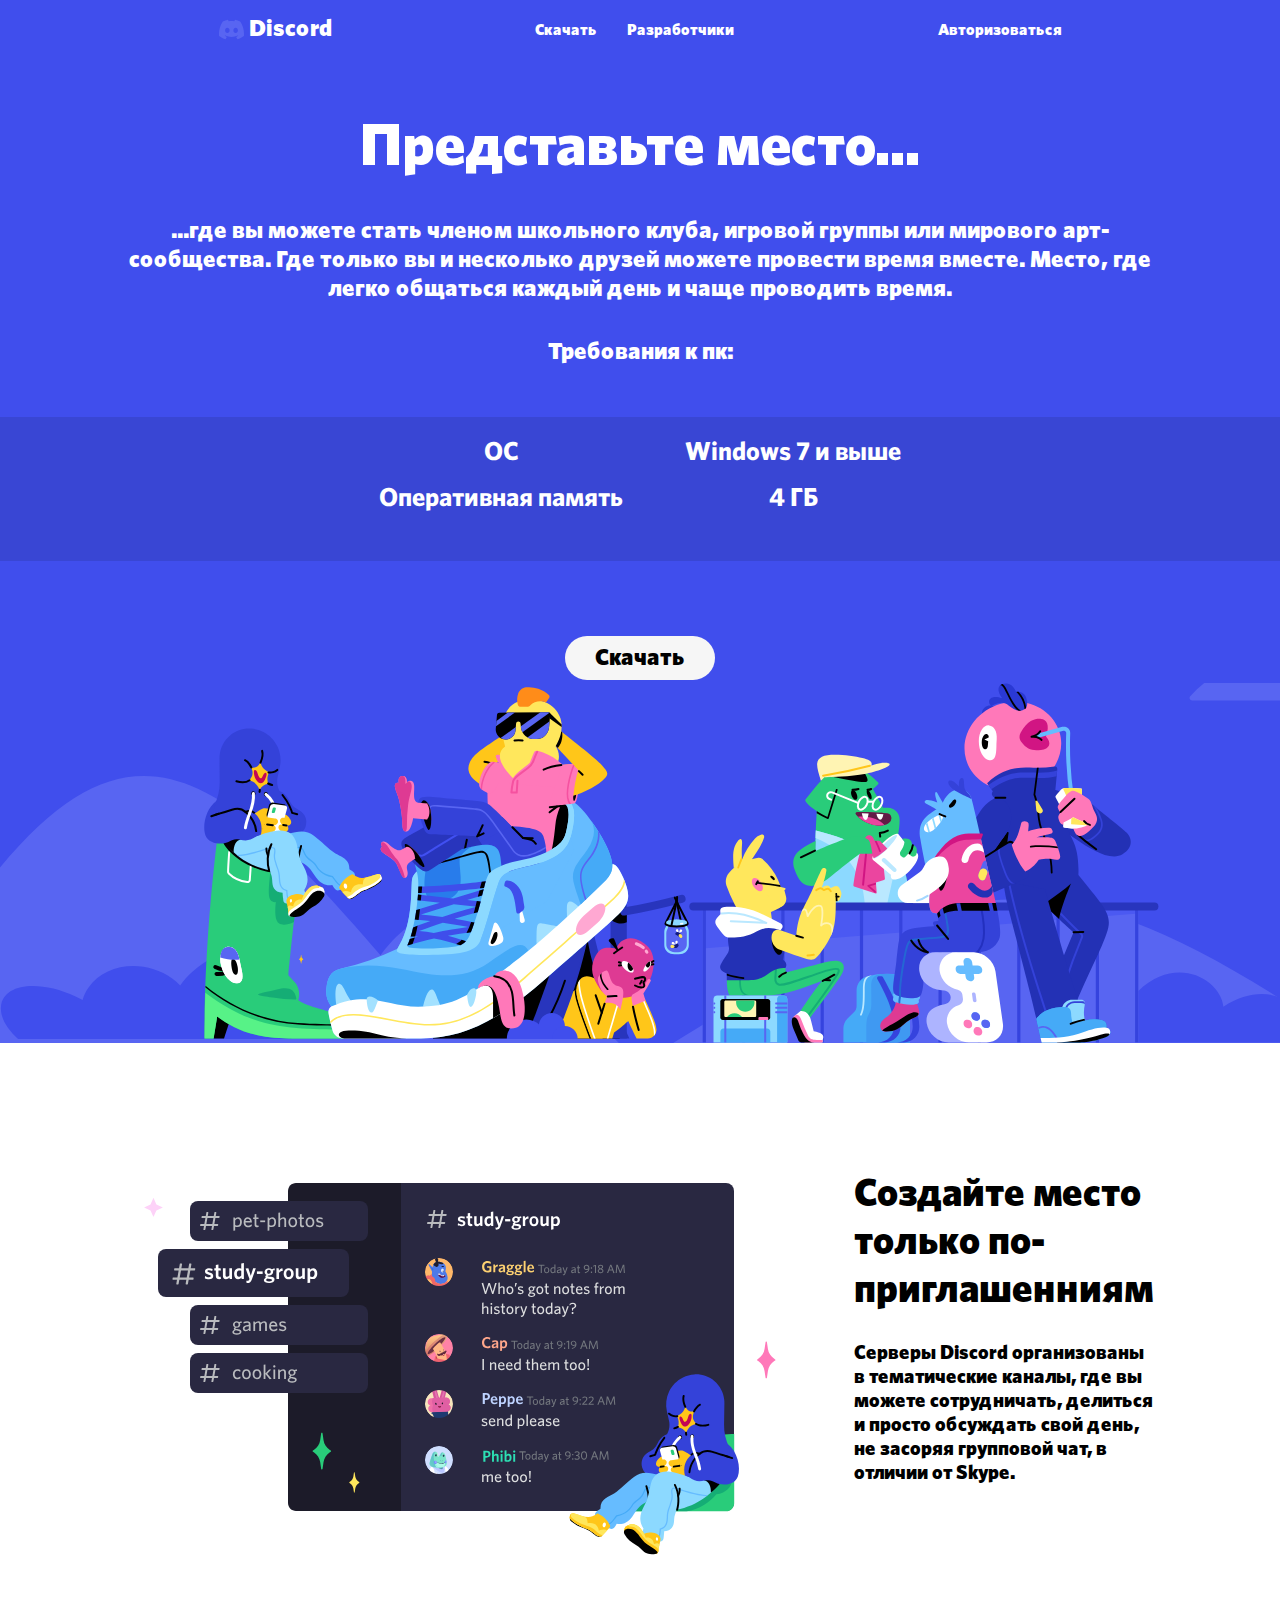
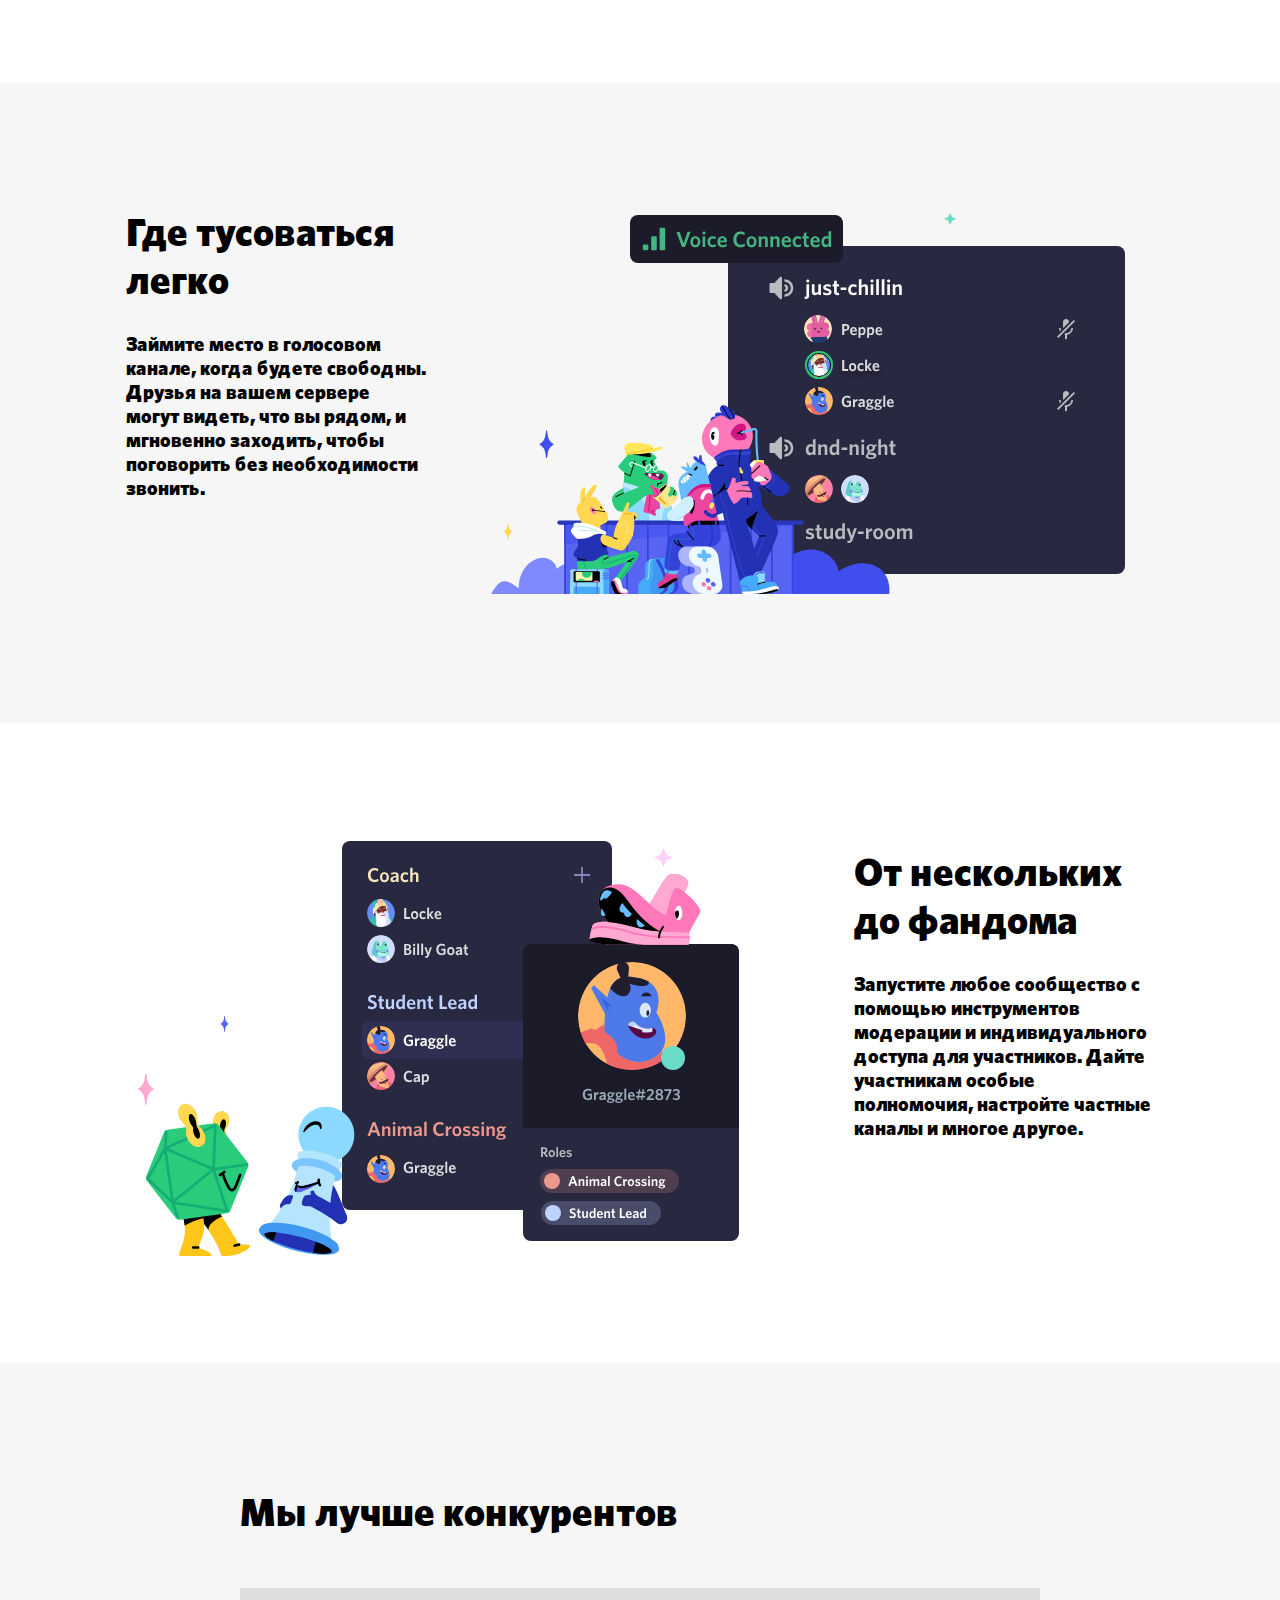
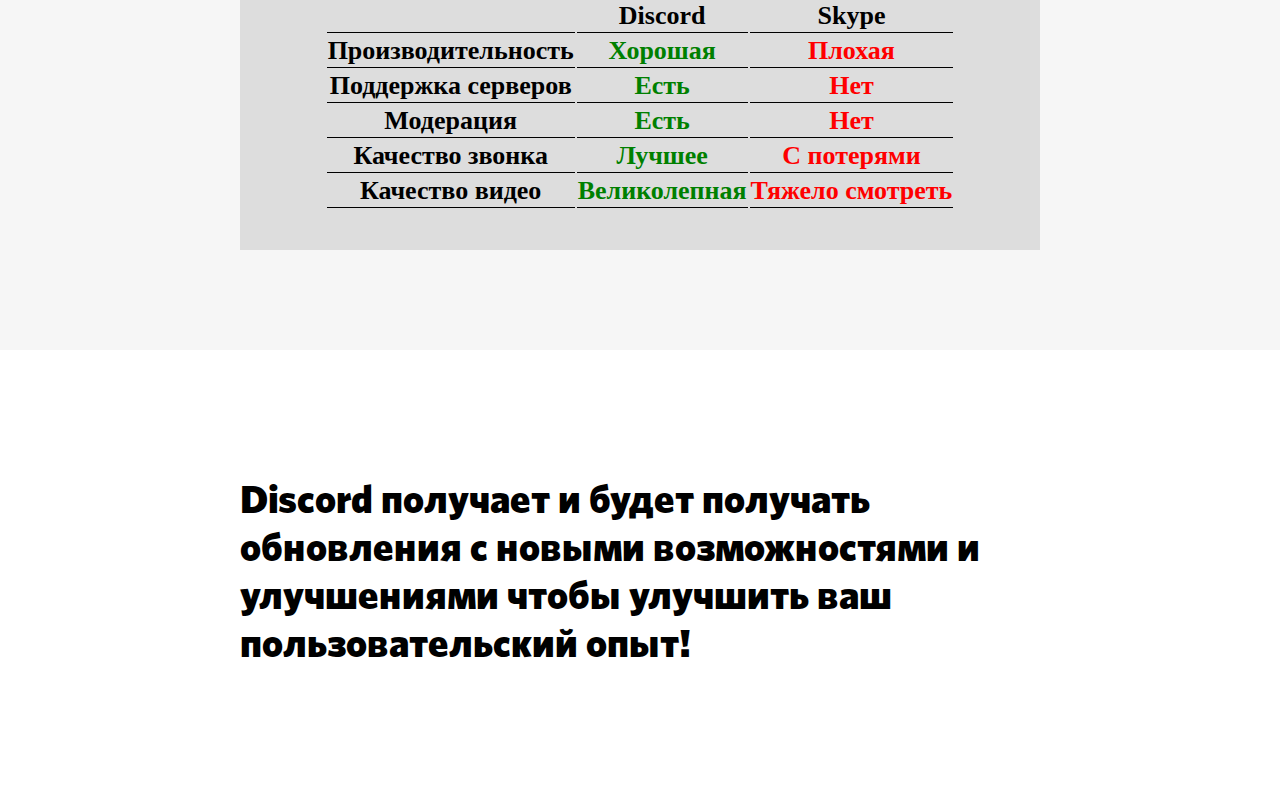
<file: index.html>
<!DOCTYPE html>
<html lang="en">
<head>
    <meta charset="UTF-8">
    <meta http-equiv="X-UA-Compatible" content="IE=edge">
    <meta name="viewport" content="width=device-width, initial-scale=1.0">
    <link rel="stylesheet" href="css/font/stylesheet.css">
    <link rel="stylesheet" href="css/style.css">
    <link rel="shortcut icon" href="img/icon.svg" type="image/x-icon">
    <script src="js/script.js" defer></script>
    <title>Discord</title>
</head>
<body>
    <div class="login">
        <div class="login-menu">
            <h1>Авторизация</h1>
            <p>Почта</p>
            <input type="email" id="">
            <p>Пароль</p>
            <input type="password" id="">
            <input type="button" value="Вход">
        </div>
    </div>
    <header>
        <div class="logo">
            <h1>
                <img src="img/icon.svg" alt="">
                <a href="index.html">Discord</a>
            </h1>
        </div>
        <div class="navigation">
            <a href="#">Скачать</a>
            <a href="devs.html">Разработчики</a>
        </div>
        <div class="account">
            <a class="loginButton">Авторизоваться</a>
        </div>
    </header>
    <div class="hero">
        <h1>Представьте место...</h1>
        <p>...где вы можете стать членом школьного клуба, игровой группы или мирового арт-сообщества. Где только вы и несколько друзей можете провести время вместе. Место, где легко общаться каждый день и чаще проводить время.</p>
        <p>Требования к пк:</p>
        <table>
            <tr>
                <th>ОС</th>
                <th>Windows 7 и выше</th>
            </tr>
            <tr>
                <th>Оперативная память</th>
                <th>4 ГБ</td>
            </tr>
        </table>
        <h1 class="download"><a href="#">Скачать</a></h1>
        <div class="svg">
            <img src="img/2.svg">
            <img src="img/3.svg">
        </div>
    </div>
    <div class="main">
        <div class="post">
            <img src="img/post1.svg">
            <div class="desc">
                <h1>Создайте место только по-приглашенниям</h1>
                <p>Серверы Discord организованы в тематические каналы, где вы можете сотрудничать, делиться и просто обсуждать свой день, не засоряя групповой чат, в отличии от Skype.</p>
            </div>
        </div>
        <div class="post">
            <img src="img/post2.svg">
            <div class="desc">
                <h1>Где тусоваться легко</h1>
                <p>Займите место в голосовом канале, когда будете свободны. Друзья на вашем сервере могут видеть, что вы рядом, и мгновенно заходить, чтобы поговорить без необходимости звонить.</p>
            </div>
        </div>
        <div class="post">
            <img src="img/post3.svg">
            <div class="desc">
                <h1>От нескольких до фандома</h1>
                <p>Запустите любое сообщество с помощью инструментов модерации и индивидуального доступа для участников. Дайте участникам особые полномочия, настройте частные каналы и многое другое.</p>
            </div>
        </div>
        <div class="post extended">
            <div class="desc">
                <h1>Мы лучше конкурентов</h1>
                <table>
                    <tr>
                        <th></th>
                        <th>Discord</th>
                        <th>Skype</th>
                    </tr>
                    <tr>
                        <th>Производительность</th>
                        <th class="green">Хорошая</th>
                        <th class="red">Плохая</th>
                    </tr>
                    <tr>
                        <th>Поддержка серверов</th>
                        <th class="green">Есть</th>
                        <th class="red">Нет</th>
                    </tr>
                    <tr>
                        <th>Модерация</th>
                        <th class="green">Есть</th>
                        <th class="red">Нет</th>
                    </tr>
                    <tr>
                        <th>Качество звонка</th>
                        <th class="green">Лучшее</th>
                        <th class="red">С потерями</th>
                    </tr>
                    <tr>
                        <th>Качество видео</th>
                        <th class="green">Великолепная</th>
                        <th class="red">Тяжело смотреть</th>
                    </tr>
                </table>
            </div>
        </div>
        <div class="post extended">
            <div class="desc">
                <h1>Discord получает и будет получать обновления с новыми возможностями и улучшениями чтобы улучшить ваш пользовательский опыт!</h1>
            </div>
        </div>
    </div>
</body>
</html>
</file>
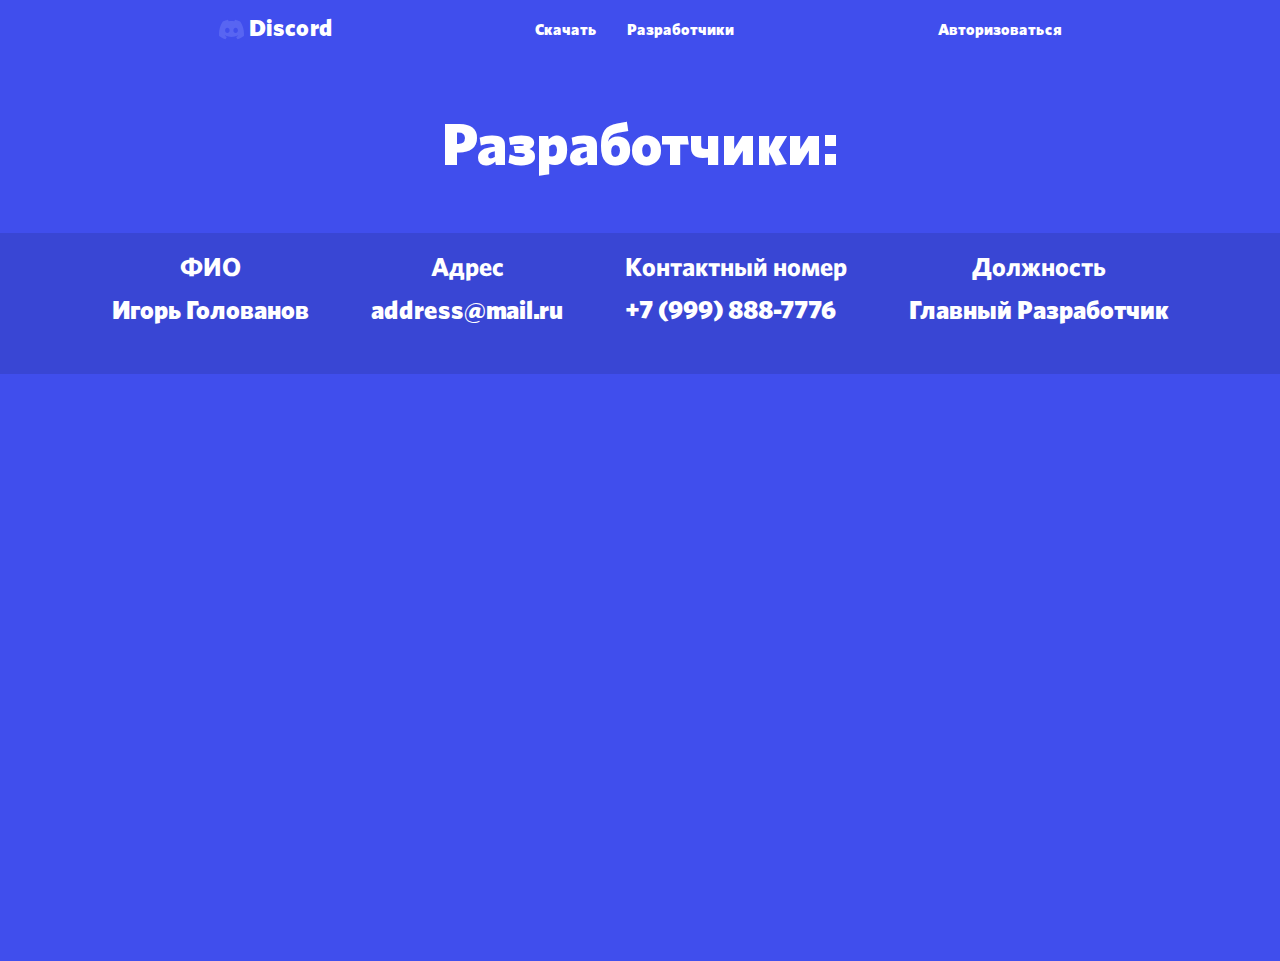
<file: devs.html>
<!DOCTYPE html>
<html lang="en">
<head>
    <meta charset="UTF-8">
    <meta http-equiv="X-UA-Compatible" content="IE=edge">
    <meta name="viewport" content="width=device-width, initial-scale=1.0">
    <link rel="stylesheet" href="css/font/stylesheet.css">
    <link rel="stylesheet" href="css/style.css">
    <link rel="shortcut icon" href="img/icon.svg" type="image/x-icon">
    <script src="js/script.js" defer></script>
    <title>Discord</title>
</head>
<body class="full">
    <div class="login">
        <div class="login-menu">
            <h1>Авторизация</h1>
            <p>Почта</p>
            <input type="email" id="">
            <p>Пароль</p>
            <input type="password" id="">
            <input type="button" value="Вход">
        </div>
    </div>
    <header>
        <div class="logo">
            <h1>
                <img src="img/icon.svg" alt="">
                <a href="index.html">Discord</a>
            </h1>
        </div>
        <div class="navigation">
            <a href="#">Скачать</a>
            <a href="devs.html">Разработчики</a>
        </div>
        <div class="account">
            <a class="loginButton">Авторизоваться</a>
        </div>
    </header>
    <div class="hero full">
        <h1>Разработчики:</h1>
        <table>
            <tr>
                <th>ФИО</th>
                <th>Адрес</th>
                <th>Контактный номер</th>
                <th>Должность</th>
            </tr>
            <tr>
                <td>Игорь Голованов</td>
                <td><a href="mailto:address@mail.ru">address@mail.ru</a></td>
                <td><a href="tel:79998887776">+7 (999) 888-7776</a></td>
                <td>Главный Разработчик</td>
            </tr>
        </table>
    </div>
</body>
</html>
</file>
<file: css/font/stylesheet.css>
@font-face {
    font-family: 'Whitney';
    src: url('Whitney-Semibold.eot');
    src: local('Whitney Semibold Regular'), local('Whitney-Semibold'),
        url('Whitney-Semibold.eot?#iefix') format('embedded-opentype'),
        url('Whitney-Semibold.woff') format('woff'),
        url('Whitney-Semibold.ttf') format('truetype');
    font-weight: 600;
    font-style: normal;
}

@font-face {
    font-family: 'Whitney';
    src: url('Whitney-MediumItalic.eot');
    src: local('Whitney-MediumItalic'),
        url('Whitney-MediumItalic.eot?#iefix') format('embedded-opentype'),
        url('Whitney-MediumItalic.woff') format('woff'),
        url('Whitney-MediumItalic.ttf') format('truetype');
    font-weight: 500;
    font-style: italic;
}

@font-face {
    font-family: 'Whitney';
    src: url('Whitney-Medium.eot');
    src: local('Whitney Medium Regular'), local('Whitney-Medium'),
        url('Whitney-Medium.eot?#iefix') format('embedded-opentype'),
        url('Whitney-Medium.woff') format('woff'),
        url('Whitney-Medium.ttf') format('truetype');
    font-weight: 500;
    font-style: normal;
}

@font-face {
    font-family: 'Whitney Book';
    src: url('Whitney-Book.eot');
    src: local('Whitney Book Regular'), local('Whitney-Book'),
        url('Whitney-Book.eot?#iefix') format('embedded-opentype'),
        url('Whitney-Book.woff') format('woff'),
        url('Whitney-Book.ttf') format('truetype');
    font-weight: normal;
    font-style: normal;
}

@font-face {
    font-family: 'Whitney';
    src: url('Whitney-BlackItalic.eot');
    src: local('Whitney-BlackItalic'),
        url('Whitney-BlackItalic.eot?#iefix') format('embedded-opentype'),
        url('Whitney-BlackItalic.woff') format('woff'),
        url('Whitney-BlackItalic.ttf') format('truetype');
    font-weight: 500;
    font-style: italic;
}

@font-face {
    font-family: 'Whitney Book';
    src: url('Whitney-BookItalic.eot');
    src: local('Whitney-BookItalic'),
        url('Whitney-BookItalic.eot?#iefix') format('embedded-opentype'),
        url('Whitney-BookItalic.woff') format('woff'),
        url('Whitney-BookItalic.ttf') format('truetype');
    font-weight: normal;
    font-style: italic;
}

@font-face {
    font-family: 'Whitney';
    src: url('Whitney-BoldItalic.eot');
    src: local('Whitney-BoldItalic'),
        url('Whitney-BoldItalic.eot?#iefix') format('embedded-opentype'),
        url('Whitney-BoldItalic.woff') format('woff'),
        url('Whitney-BoldItalic.ttf') format('truetype');
    font-weight: bold;
    font-style: italic;
}

@font-face {
    font-family: 'Whitney';
    src: url('Whitney-Light.eot');
    src: local('Whitney Light Regular'), local('Whitney-Light'),
        url('Whitney-Light.eot?#iefix') format('embedded-opentype'),
        url('Whitney-Light.woff') format('woff'),
        url('Whitney-Light.ttf') format('truetype');
    font-weight: 300;
    font-style: normal;
}

@font-face {
    font-family: 'Whitney';
    src: url('Whitney-Bold.eot');
    src: local('Whitney Bold Regular'), local('Whitney-Bold'),
        url('Whitney-Bold.eot?#iefix') format('embedded-opentype'),
        url('Whitney-Bold.woff') format('woff'),
        url('Whitney-Bold.ttf') format('truetype');
    font-weight: bold;
    font-style: normal;
}

@font-face {
    font-family: 'Whitney';
    src: url('Whitney-Black.eot');
    src: local('Whitney-Black'),
        url('Whitney-Black.eot?#iefix') format('embedded-opentype'),
        url('Whitney-Black.woff') format('woff'),
        url('Whitney-Black.ttf') format('truetype');
    font-weight: 500;
    font-style: normal;
}

@font-face {
    font-family: 'Whitney';
    src: url('Whitney-SemiboldItalic.eot');
    src: local('Whitney-SemiboldItalic'),
        url('Whitney-SemiboldItalic.eot?#iefix') format('embedded-opentype'),
        url('Whitney-SemiboldItalic.woff') format('woff'),
        url('Whitney-SemiboldItalic.ttf') format('truetype');
    font-weight: 600;
    font-style: italic;
}

@font-face {
    font-family: 'Whitney';
    src: url('Whitney-LightItalic.eot');
    src: local('Whitney-LightItalic'),
        url('Whitney-LightItalic.eot?#iefix') format('embedded-opentype'),
        url('Whitney-LightItalic.woff') format('woff'),
        url('Whitney-LightItalic.ttf') format('truetype');
    font-weight: 300;
    font-style: italic;
}
</file>
<file: css/style.css>
body {
    height: 100vh;
    width: 100%;
    margin: 0;
    padding: 0;
}

body.full {
    overflow: hidden;
}

header div *,
header .logo h1,
.hero h1,
.hero p,
.hero table,
.main .post .desc h1,
.main .post .desc p,
footer h1
{
    font-family: 'Whitney';
    font-weight: 500;
    font-style: normal;
}

a, p, h1 {
    color: white;
    text-decoration: none;
}

header {
    background-color: #404eed;
    width: 100%;
    display: flex;
    justify-content: space-evenly;
    box-sizing: border-box;
    align-items: center;
    padding: 15px;
}

header div * {
    font-size: 1em;
    border-bottom: 1px solid transparent;
    transition: border-color 0.3s;
}

header div *:hover {
    border-color: white;
}

header .logo h1 {
    margin: 0;
    font-size: 1.5em;
    display: flex;
    gap: 5px;
}

header .logo h1 img {
    width: 25px;
}

header .navigation {
    display: flex;
    gap: 30px;
}

header .account .loginButton {
    cursor: pointer;
}

.download a {
    color: black;
    font-size: 24px;
    border-radius: 25px;
    background-color: #f6f6f6;
    padding: 10px 30px 10px 30px!important;
}

.hero {
    background-color: #404eed;
    color: white;
    text-decoration: none;
    overflow: hidden;
}

.hero.full {
    height: 100%;
}

.hero h1 {
    padding-top: 50px;
    margin: 0;
    text-align: center;
    font-size: 60px;
}

.hero p {
    text-align: center;
    font-size: 24px;
    padding: 10px 100px 00px 100px;
}

.hero table,
.post table
{
    display: flex;
    justify-content: center;
    font-size: 26px;
    background-color: rgba(0, 0, 0, 0.1);
    margin-top: 50px;
    padding: 10px 10px 40px 10px;
}

.hero table th,
.hero table td {
    padding: 5px 30px;
}

.hero .svg {
    background-image: url('../img/1.svg');
    background-position: bottom;
    background-repeat: no-repeat;
    display: flex;
    justify-content: space-between;
}

.hero .svg img {
    width: auto;
    height: auto;
}

.main .post {
    padding: 100px 50px 100px 50px;
    display: flex;
    justify-content: center;
    gap: 50px;
    overflow: hidden;
}

.main .post * {
    color: black;
}

.main .post:nth-child(odd) {
    background-color: white;
}

.main .post:nth-child(even) {
    background-color: #f6f6f6;
    flex-direction: row-reverse;
}

.main .post .desc {
    width: 300px;
}

.main .post.extended .desc {
    width: 800px;
}

.main .post.extended .desc table tr th {
    border-bottom: 1px solid rgba(0, 0, 0, 1);
}

.main .post.extended .desc table tr th.green {
    color: green;
}

.main .post.extended .desc table tr th.red {
    color: red;
}

.main .post .desc h1 {
    font-size: 40px;
}

.main .post .desc p {
    font-size: 20px;
}

.login {
    backdrop-filter: blur(10px);
    width: 100%;
    height: 100%;
    position: absolute;
    z-index: 999;
    opacity: 0;
    transition: opacity 0.3s;
    display: flex;
    align-items: center;
    justify-content: center;
    pointer-events: none;
}

.login.active {
    opacity: 1;
    pointer-events: auto;
}

body:has(.login.active) {
    height: 100%;
    overflow: hidden;
    box-sizing: border-box;
}

.login div {
    background-color: white;
    width: fit-content;
    height: fit-content;
    padding: 15px 45px 15px 45px;
    border-radius: 25px;
    display: flex;
    flex-direction: column;
}

.login div h1,
.login div p
{
    color: black;
    font-family: 'Whitney';
    font-weight: 500;
    font-style: normal;
}

footer {
    background-color: #404eed;
    height: 80px;
    display: flex;
    align-items: center;
    justify-content: space-around;
}

.login div input[type="button"] {
    margin-top: 20px;
    margin-bottom: 20px;
}
@media only screen and (max-width: 1000px) {
    .post {
        flex-direction: column!important;
    }
}
</file>
